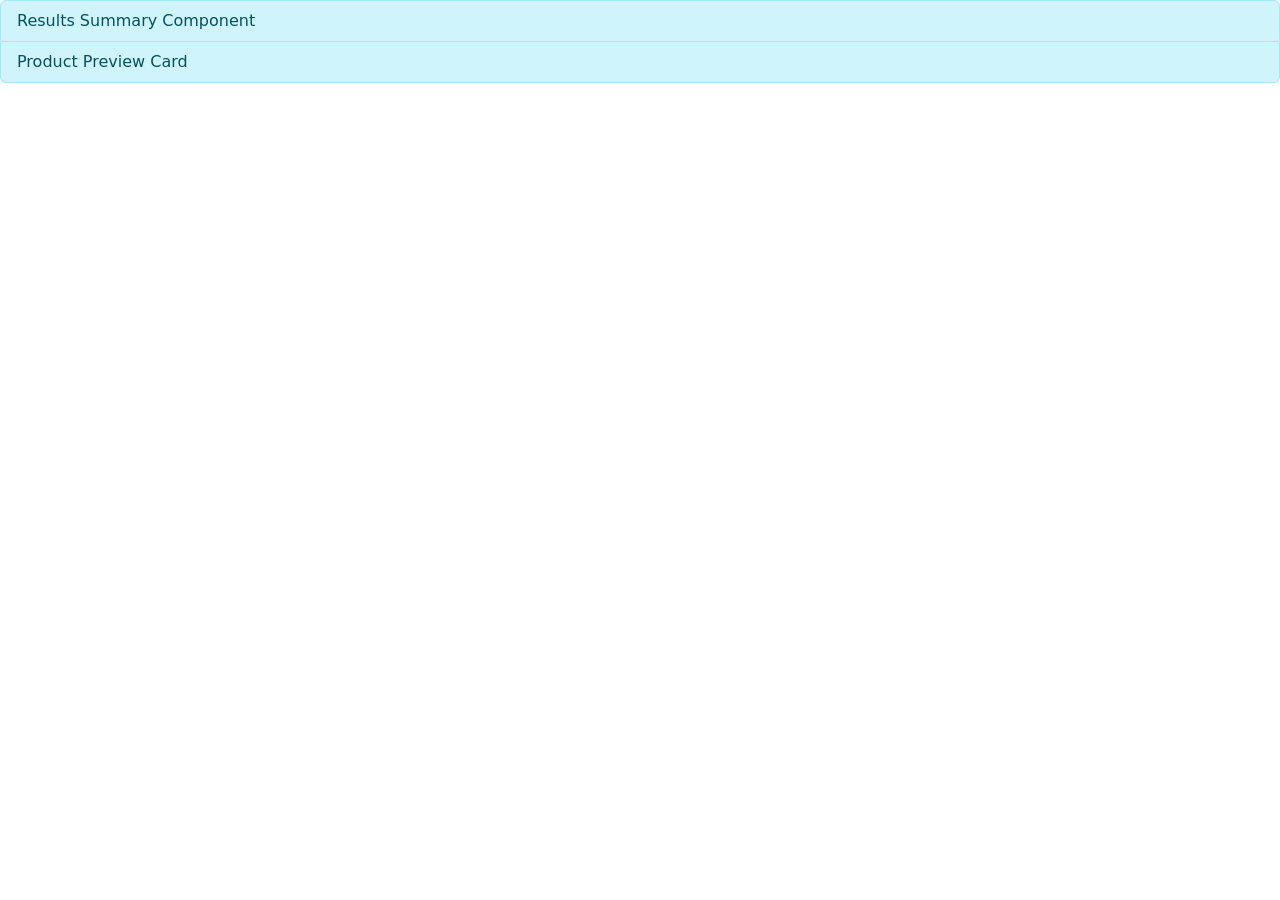
<file: index.html>
<!DOCTYPE html>
<html lang="en">
	<head>
		<meta charset="UTF-8" />
		<meta name="viewport" content="width=device-width, initial-scale=1.0" />
		<link
			href="https://cdn.jsdelivr.net/npm/bootstrap@5.3.2/dist/css/bootstrap.min.css"
			rel="stylesheet"
			integrity="sha384-T3c6CoIi6uLrA9TneNEoa7RxnatzjcDSCmG1MXxSR1GAsXEV/Dwwykc2MPK8M2HN"
			crossorigin="anonymous" />
		<script
			src="https://cdn.jsdelivr.net/npm/bootstrap@5.3.2/dist/js/bootstrap.bundle.min.js"
			integrity="sha384-C6RzsynM9kWDrMNeT87bh95OGNyZPhcTNXj1NW7RuBCsyN/o0jlpcV8Qyq46cDfL"
			crossorigin="anonymous"></script>
		<title>Gallery</title>
	</head>
	<body>
		<div class="list-group">
			<a
				href="../ResultsSummaryComponent/index.html"
				class="list-group-item list-group-item-action list-group-item-info">
				Results Summary Component
			</a>
			<a
				href="../ProductPreviewCard/index.html"
				class="list-group-item list-group-item-action list-group-item-info">
				Product Preview Card
			</a>
		</div>
	</body>
</html>
</file>
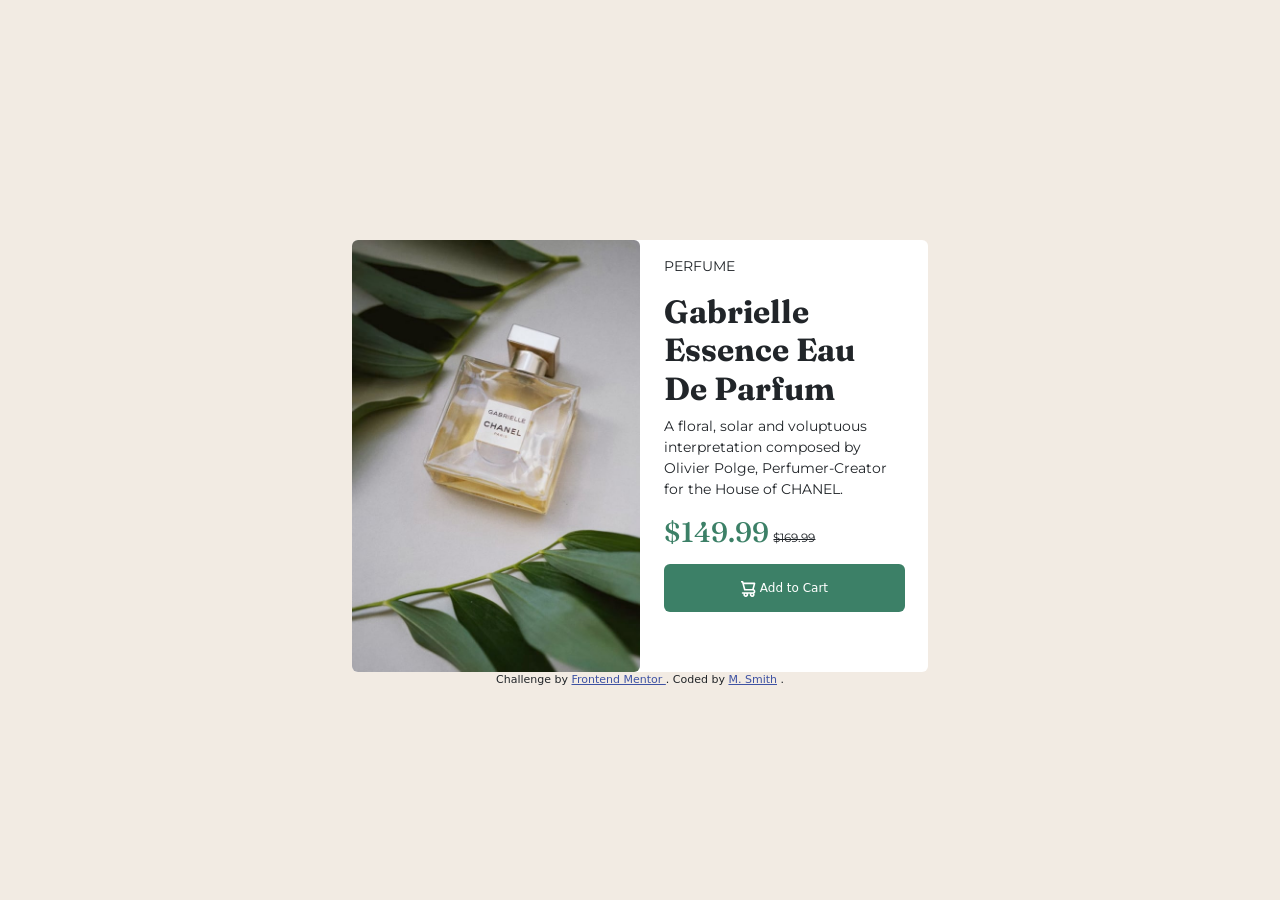
<file: ProductPreviewCard/index.html>
<!DOCTYPE html>
<html lang="en">
	<head>
		<meta charset="UTF-8" />
		<meta name="viewport" content="width=device-width, initial-scale=1.0" />
		<!-- displays site properly based on user's device -->
		<link
			href="https://cdn.jsdelivr.net/npm/bootstrap@5.3.2/dist/css/bootstrap.min.css"
			rel="stylesheet"
			integrity="sha384-T3c6CoIi6uLrA9TneNEoa7RxnatzjcDSCmG1MXxSR1GAsXEV/Dwwykc2MPK8M2HN"
			crossorigin="anonymous" />
		<script
			src="https://cdn.jsdelivr.net/npm/bootstrap@5.3.2/dist/js/bootstrap.bundle.min.js"
			integrity="sha384-C6RzsynM9kWDrMNeT87bh95OGNyZPhcTNXj1NW7RuBCsyN/o0jlpcV8Qyq46cDfL"
			crossorigin="anonymous"></script>
		<link rel="stylesheet" href="custom.css" />
		<link rel="preconnect" href="https://fonts.googleapis.com" />
		<link rel="preconnect" href="https://fonts.gstatic.com" crossorigin />
		<link
			href="https://fonts.googleapis.com/css2?family=Fraunces:opsz,wght@9..144,700&family=Montserrat:wght@500;700&display=swap"
			rel="stylesheet" />
		<link
			rel="icon"
			type="image/png"
			sizes="32x32"
			href="./images/favicon-32x32.png" />

		<title>Frontend Mentor | Product preview card component</title>

		<!-- Feel free to remove these styles or customise in your own stylesheet 👍 -->
		<style>
			.attribution {
				font-size: 11px;
				text-align: center;
			}
			.attribution a {
				color: hsl(228, 45%, 44%);
			}
		</style>
	</head>
	<body>
		<div class="container-md">
			<div class="card mx-auto" style="width: 36rem">
				<div class="row g-0">
					<div class="col">
						<img
							src="images/image-product-desktop.jpg"
							class="img-fluid rounded header-image"
							alt="..." />
					</div>
					<div class="col">
						<div class="card-body">
							<p class="card-perfume">Perfume</p>
							<h2 class="card-title">
								Gabrielle
								<br />
								Essence Eau
								<br />
								De Parfum
							</h2>
							<p class="card-text">
								A floral, solar and voluptuous interpretation composed by
								Olivier Polge, Perfumer-Creator for the House of CHANEL.
							</p>
							<h3 class="price-new">$149.99</h3>
							<p class="price-old"><small>$169.99</small></p>
							<div class="card-text">
								<div class="d-grid gap-2">
									<button type="button" class="btn">
										<img src="images/icon-cart.svg" />
										<span>Add to Cart</span>
									</button>
								</div>
							</div>
						</div>
					</div>
				</div>
			</div>
		</div>
		<div class="attribution">
			Challenge by
			<a href="https://www.frontendmentor.io?ref=challenge" target="_blank">
				Frontend Mentor
			</a>
			. Coded by
			<a href="#">M. Smith</a>
			.
		</div>
		<script>
			const headerImage = document.getElementById('header-image');

			// Function to update the image source based on screen size
			function updateHeaderImage(mediaQuery) {
				if (mediaQuery.matches) {
					headerImage.src =
						'/ProductPreviewCard/images/image-product-mobile.jpg';
				} else {
					headerImage.src =
						'/ProductPreviewCard/images/image-product-desktop.jpg';
				}
			}

			// Create a media query for the desired screen size
			const mobileQuery = window.matchMedia('(max-width: 600px)');

			// Initial update on page load
			updateHeaderImage(mobileQuery);

			// Add an event listener to update the image when the media query matches
			mobileQuery.addEventListener('change', (event) => {
				updateHeaderImage(event.currentTarget);
			});
		</script>
	</body>
</html>
</file>
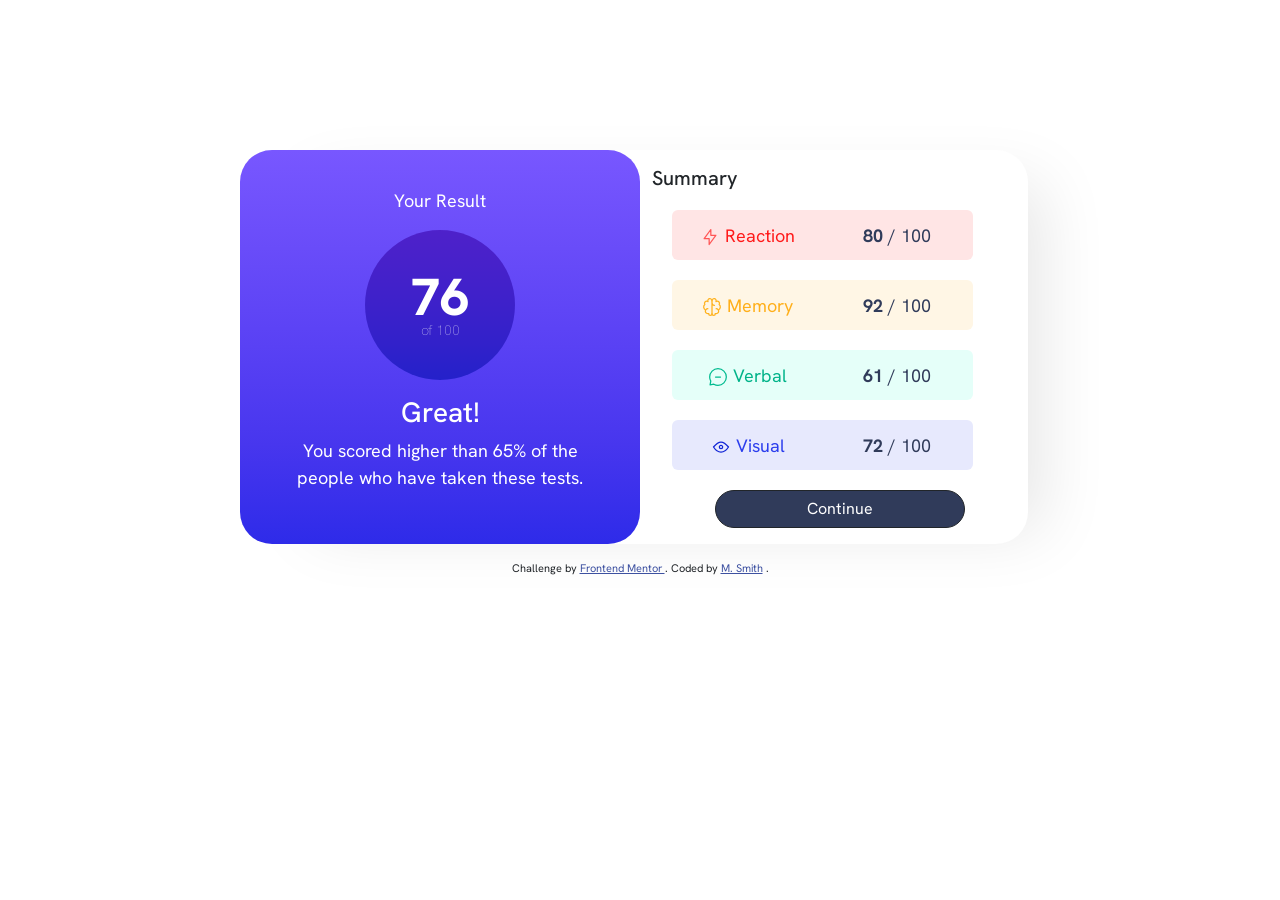
<file: ResultsSummaryComponent/index.html>
<!DOCTYPE html>
<html lang="en">
	<head>
		<meta charset="UTF-8" />
		<meta name="viewport" content="width=device-width, initial-scale=1.0" />
		<meta http-equiv="X-UA-Compatible" content="ie=edge" />
		<!-- displays site properly based on user's device -->
		<link
			href="https://cdn.jsdelivr.net/npm/bootstrap@5.3.2/dist/css/bootstrap.min.css"
			rel="stylesheet"
			integrity="sha384-T3c6CoIi6uLrA9TneNEoa7RxnatzjcDSCmG1MXxSR1GAsXEV/Dwwykc2MPK8M2HN"
			crossorigin="anonymous" />
		<script
			src="https://cdn.jsdelivr.net/npm/bootstrap@5.3.2/dist/js/bootstrap.bundle.min.js"
			integrity="sha384-C6RzsynM9kWDrMNeT87bh95OGNyZPhcTNXj1NW7RuBCsyN/o0jlpcV8Qyq46cDfL"
			crossorigin="anonymous"></script>
		<link
			rel="stylesheet"
			type="text/css"
			href="../ResultsSummaryComponent/custom.css" />
		<link rel="preconnect" href="https://fonts.googleapis.com" />
		<link rel="preconnect" href="https://fonts.gstatic.com" crossorigin />
		<link
			href="https://fonts.googleapis.com/css2?family=Hanken+Grotesk:wght@100;500;700;800&display=swap"
			rel="stylesheet" />
		<link
			rel="icon"
			type="image/png"
			sizes="32x32"
			href="../ResultsSummaryComponent/assets/images/favicon-32x32.png" />
		<title>Frontend Mentor | Results summary component</title>
		<!-- Feel free to remove these styles or customise in your own stylesheet 👍 -->
		<style>
			.attribution {
				font-size: 11px;
				text-align: center;
				padding-top: 1rem;
			}
			.attribution a {
				color: hsl(228, 45%, 44%);
			}
		</style>
	</head>
	<body>
		<div class="container card-container text-center">
			<div class="card">
				<div class="row">
					<div class="col-md-6 col-lg-6 col-sm-12 col-xs-12 round-edge">
						<div class="blue-text text-center">
							<p>Your Result</p>
							<div class="blue-circle bc-text text-center">
								<h2>76</h2>
								<p class="p100">of 100</p>
							</div>

							<h3 class="exclaim">Great!</h3>
							<p class="blue-text-sm">
								You scored higher than 65% of the people who have taken these
								tests.
							</p>
						</div>
					</div>
					<div class="col-md-6 col-lg-6 col-sm-12 col-xs-12">
						<h5 class="card-title">Summary</h5>
						<div class="alert reaction reaction-danger row" role="alert">
							<div class="col-6 col-flex">
								<p class="card-text">
									<img
										src="../ResultsSummaryComponent/assets/images/icon-reaction.svg"
										alt="reaction icon" />
									Reaction
								</p>
							</div>
							<div class="col-6 col-flex">
								<p class="card-text card-text-dark">
									<strong>80</strong>
									/ 100
								</p>
							</div>
						</div>
						<div class="alert memory memory-warning row" role="alert">
							<div class="col-6 col-flex">
								<p class="card-text">
									<img
										src="../ResultsSummaryComponent/assets/images/icon-memory.svg"
										alt="memory icon" />
									Memory
								</p>
							</div>
							<div class="col-6 col-flex">
								<p class="card-text card-text-dark">
									<strong>92</strong>
									/ 100
								</p>
							</div>
						</div>
						<div class="alert verbal-success verbal row" role="alert">
							<div class="col-6 col-flex">
								<p class="card-text">
									<img
										src="../ResultsSummaryComponent/assets/images/icon-verbal.svg"
										alt="verbal icon" />
									Verbal
								</p>
							</div>
							<div class="col-6 col-flex">
								<p class="card-text card-text-dark">
									<strong>61</strong>
									/ 100
								</p>
							</div>
						</div>
						<div class="alert visual visual-info row" role="alert">
							<div class="col-6 col-flex">
								<p class="card-text">
									<img
										src="../ResultsSummaryComponent/assets/images/icon-visual.svg"
										alt="visual icon" />
									Visual
								</p>
							</div>
							<div class="col-6 col-flex">
								<p class="card-text card-text-dark">
									<strong>72</strong>
									/ 100
								</p>
							</div>
						</div>
						<div class="d-grid gap-2 col-8 mx-auto">
							<button type="button" class="btn btn-dark">Continue</button>
						</div>
					</div>
				</div>
			</div>
		</div>
		<div class="attribution">
			Challenge by
			<a href="https://www.frontendmentor.io?ref=challenge" target="_blank">
				Frontend Mentor
			</a>
			. Coded by
			<a href="#">M. Smith</a>
			.
		</div>
	</body>
</html>
</file>
<file: ProductPreviewCard/custom.css>
body {
	font-size: 14px;
	background-color: #f2ebe3;
}

p {
	font-family: 'Montserrat', sans-serif;
}

h1,
h2,
h3,
h4,
h5,
h6 {
	font-family: 'Fraunces', serif;
}

h2 {
	font-weight: 700;
}

.card {
	border: none;
}

.card-body {
	margin-right: 0.5em;
	margin-left: 0.5rem;
}

.container-md {
	margin-top: 15rem;
}

.price-new {
	display: inline-block;
	color: #3c8067;
}

.price-old {
	text-decoration: line-through;
	display: inline-block;
}

.card-perfume {
	text-transform: uppercase;
}

.btn,
.btn:first-child:active {
	background-color: #3c8067;
	color: white;
	border: none;
	font-size: 12px;
	height: 3rem;
}

.btn:hover,
.btn:focus-visible {
	background-color: #3c8067;
	color: white;
	border: none;
	transform: scale(110%);
}

@media screen and (max-width: 765px) {
	div.row.g-0 {
		display: flex;
		flex-direction: column;
	}

	.container-md {
		margin-top: 0;
		--bs-gutter-x: 0;
	}

	.header-image {
		width: 100%;
		border-radius: 1rem;
	}
}
</file>
<file: ResultsSummaryComponent/custom.css>
html,
[data-bs-theme='light'] {
	--bd-visual-link: rgb(17, 37, 212);
	--bd-visual-code-color: #2b3ded;
	--bs-visual-text-emphasis: #2b3ded;
	--bs-visual-bg-subtle: #e7e9fd;
	--bs-visual-border-subtle: #5a69f2;
	--bd-verbal-link: hsl(166, 100%, 37%);
	--bd-verbal-code-color: #00b389;
	--bs-verbal-text-emphasis: #00b389;
	--bs-verbal-bg-subtle: #e5fff9;
	--bs-verbal-border-subtle: #00e6b0;
	--bd-memory-link: hsl(39, 100%, 56%);
	--bd-memory-code-color: #ffaf1a;
	--bs-memory-text-emphasis: #ffaf1a;
	--bs-memory-bg-subtle: #fff6e5;
	--bs-memory-border-subtle: #e69500;
	--bd-reaction-link: hsl(0, 100%, 67%);
	--bd-reaction-code-color: #ff1a1a;
	--bs-reaction-text-emphasis: #ff1a1a;
	--bs-reaction-bg-subtle: #ffe5e5;
	--bs-reaction-border-subtle: #b30000;
}

* {
	font-family: 'Hanken Grotesk', sans-serif;
}

body p {
	font-size: 18px;
}

h2 {
	font-weight: 800;
	font-size: 52px;
	margin: -0.5rem;
}

.alert {
	--bs-alert-padding-y: 0;
	--bs-alert-padding-x: 0;
}

.col-flex {
	display: inline-flex;
	flex-wrap: wrap;
	justify-content: center;
	align-items: center;
}

.visual,
.verbal,
.memory,
.reaction {
	width: 80%;
	height: 50px;
	margin-top: 1.25rem;
	margin-left: 1.25rem;
	margin-bottom: 1.25rem;
}

.visual {
	--bs-link-color-rgb: var(--bd-visual-link);
	--bs-code-color: var(--bd-visual-code-color);
	color: var(--bd-visual-color, inherit);
	background-color: var(--bd-visual-bg, var(--bs-gray-100));
}

.visual-info {
	--bd-visual-color: var(--bs-visual-text-emphasis);
	--bd-visual-bg: var(--bs-visual-bg-subtle);
	--bd-visual-border: var(--bs-visual-border-subtle);
}

.verbal {
	--bs-link-color-rgb: var(--bd-verbal-link);
	--bs-code-color: var(--bd-verbal-code-color);
	color: var(--bd-verbal-color, inherit);
	background-color: var(--bd-verbal-bg, var(--bs-gray-100));
}

.verbal-success {
	--bd-verbal-color: var(--bs-verbal-text-emphasis);
	--bd-verbal-bg: var(--bs-verbal-bg-subtle);
	--bd-verbal-border: var(--bs-verbal-border-subtle);
}

.memory {
	--bs-link-color-rgb: var(--bd-memory-link);
	--bs-code-color: var(--bd-memory-code-color);
	color: var(--bd-memory-color, inherit);
	background-color: var(--bd-memory-bg, var(--bs-gray-100));
}

.memory-warning {
	--bd-memory-color: var(--bs-memory-text-emphasis);
	--bd-memory-bg: var(--bs-memory-bg-subtle);
	--bd-memory-border: var(--bs-memory-border-subtle);
}

.reaction {
	--bs-link-color-rgb: var(--bd-reaction-link);
	--bs-code-color: var(--bd-reaction-code-color);
	color: var(--bd-reaction-color, inherit);
	background-color: var(--bd-reaction-bg, var(--bs-gray-100));
}

.reaction-danger {
	--bd-reaction-color: var(--bs-reaction-text-emphasis);
	--bd-reaction-bg: var(--bs-reaction-bg-subtle);
	--bd-reaction-border: var(--bs-reaction-border-subtle);
}

.card-container {
	padding-top: 150px;
	width: 800px;
	display: flex;
}

.card {
	border: none;
	border-radius: 2rem;
	box-shadow: 37px 10px 66px -23px rgba(0, 0, 0, 0.1);
}

.card-title,
.exclaim {
	padding-top: 1rem;
}

h5.card-title {
	text-align: left;
}

.card-text-dark {
	color: hsl(224, 30%, 27%);
}

.blue-circle {
	border-radius: 50%;
	width: 150px;
	height: 150px;
	background-image: linear-gradient(
		to bottom,
		#4e21ca,
		#4621ca,
		#3d21ca,
		#3221ca,
		#2421ca
	);
	margin: auto;
}

.round-edge {
	background-image: linear-gradient(
		to bottom,
		#7857ff,
		#694cf9,
		#5941f4,
		#4736ee,
		#2e2be9
	);
	border-radius: 2rem;
	display: flex;
}

.bc-text {
	padding-top: 2.75rem;
}

.p100 {
	font-weight: 100;
	font-size: 14px;
}

.blue-text {
	margin: auto;
	padding-left: 2rem;
	padding-right: 2rem;
	color: white;
}

.btn-dark {
	margin-bottom: 1rem;
	background-color: hsl(224, 30%, 27%);
	border-radius: 6rem;
}

.btn:hover {
	background-color: #697caf;
	border-color: white;
}

@media screen and (max-width: 765px) {
	.container {
		padding: 0;
	}

	.card-container {
		padding-top: 0;
		display: inline;
	}

	.card {
		box-shadow: none;
	}

	.row {
		margin-right: 0;
		margin-left: 0;
	}

	.round-edge {
		border-top-right-radius: 0;
		border-top-left-radius: 0;
	}

	.col-xs-12 {
		flex: 0 0 auto;
		width: 100%;
	}

	.blue-text {
		padding-top: 2rem;
		padding-left: 3rem;
		padding-right: 3rem;
	}

	.blue-text-sm {
		font-size: 1rem;
	}

	h5.card-title {
		margin-left: 1rem;
	}

	.reaction,
	.memory,
	.verbal,
	.visual {
		width: auto;
	}
}
</file>
